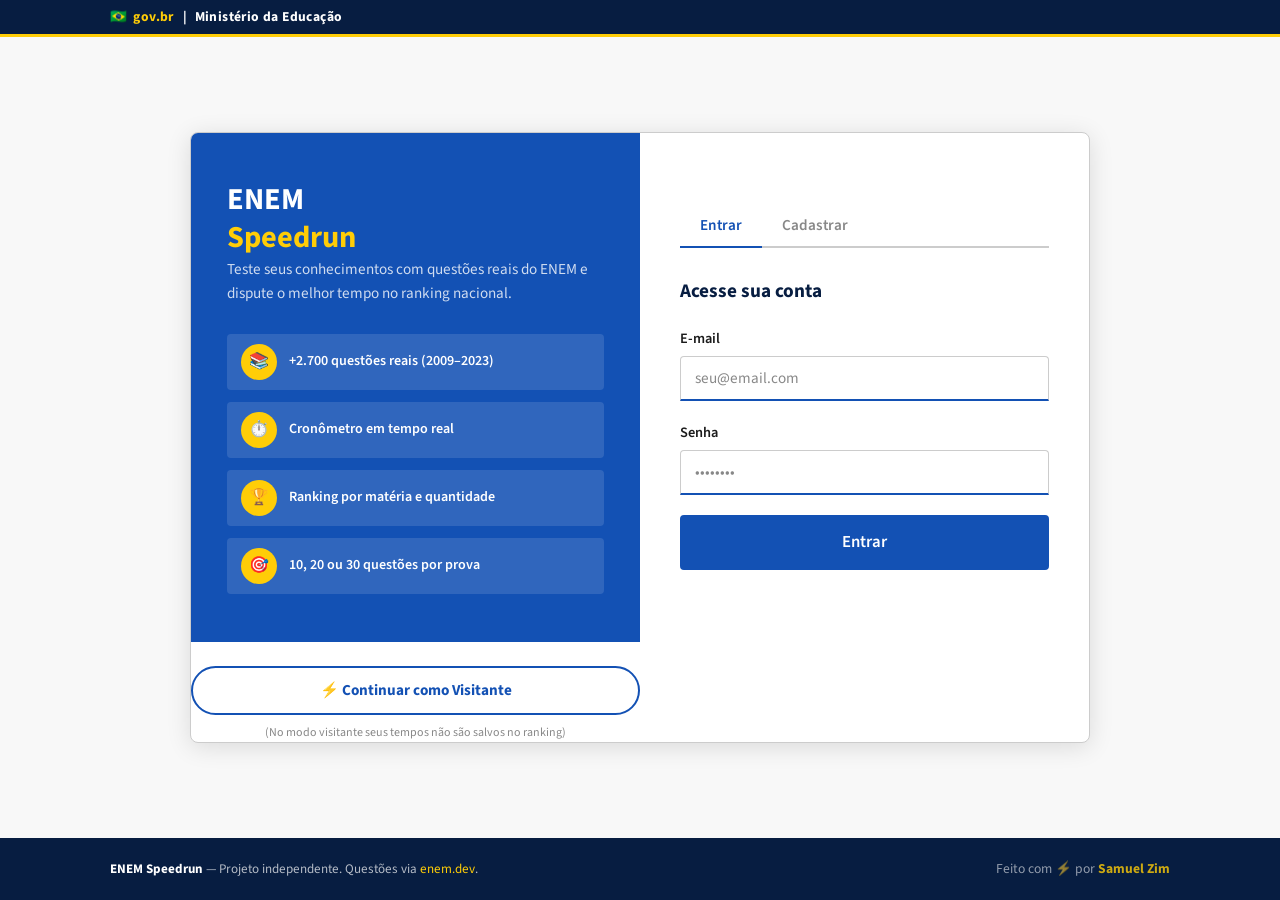
<file: index.html>
<!DOCTYPE html>
<html lang="pt-BR">
<head>
  <meta charset="UTF-8" />
  <meta name="viewport" content="width=device-width, initial-scale=1.0" />
  <title>ENEM Speedrun — Entrar</title>
  <link rel="stylesheet" href="assets/css/style.css" />
  <style>
    body { display: flex; flex-direction: column; min-height: 100vh; background: var(--cinza-bg); }

    .auth-wrap {
      flex: 1;
      display: flex;
      align-items: center;
      justify-content: center;
      padding: 40px 20px;
    }

    .auth-container {
      display: grid;
      grid-template-columns: 1fr 1fr;
      max-width: 900px;
      width: 100%;
      background: var(--branco);
      border-radius: var(--radius-lg);
      box-shadow: 0 4px 24px rgba(0,0,0,0.12);
      overflow: hidden;
      border: 1px solid var(--cinza-borda);
    }

    .auth-hero {
      background: var(--azul-primario);
      padding: 48px 36px;
      display: flex;
      flex-direction: column;
      justify-content: center;
      gap: 28px;
    }

    .auth-hero h1 {
      font-size: 1.9rem;
      font-weight: 700;
      color: var(--branco);
      line-height: 1.25;
    }

    .auth-hero h1 span { color: var(--amarelo); display: block; }

    .auth-hero p {
      color: rgba(255,255,255,0.8);
      font-size: 0.95rem;
      line-height: 1.6;
    }

    .auth-stats {
      display: flex;
      flex-direction: column;
      gap: 12px;
    }

    .auth-stat {
      display: flex;
      align-items: center;
      gap: 12px;
      background: rgba(255,255,255,0.12);
      padding: 10px 14px;
      border-radius: var(--radius);
    }

    .auth-stat-icon {
      width: 36px;
      height: 36px;
      background: var(--amarelo);
      border-radius: 50%;
      display: flex;
      align-items: center;
      justify-content: center;
      flex-shrink: 0;
      font-size: 1rem;
    }

    .auth-stat-text {
      color: var(--branco);
      font-size: 0.88rem;
      font-weight: 600;
    }

    .auth-form-panel {
      padding: 48px 40px;
      display: flex;
      flex-direction: column;
      justify-content: center;
    }

    .auth-tabs {
      display: flex;
      gap: 0;
      margin-bottom: 28px;
      border-bottom: 2px solid var(--cinza-borda);
    }

    .auth-tab {
      padding: 10px 20px;
      font-size: 0.95rem;
      font-weight: 600;
      color: var(--cinza-medio);
      cursor: pointer;
      border: none;
      background: none;
      font-family: var(--font);
      position: relative;
      transition: color var(--transition);
    }

    .auth-tab.active {
      color: var(--azul-primario);
    }

    .auth-tab.active::after {
      content: '';
      position: absolute;
      bottom: -2px;
      left: 0; right: 0;
      height: 2px;
      background: var(--azul-primario);
    }

    .auth-panel { display: none; }
    .auth-panel.active { display: block; animation: fadeIn 0.3s ease; }

    .auth-panel h2 {
      font-size: 1.2rem;
      font-weight: 700;
      color: var(--azul-escuro);
      margin-bottom: 20px;
    }

    @media (max-width: 700px) {
      .auth-container { grid-template-columns: 1fr; }
      .auth-hero { display: none; }
      .auth-form-panel { padding: 32px 24px; }
    }
  </style>
</head>
<body>

<!-- Barra do Governo Federal -->
<div class="gov-bar">
  <div class="container">
    <div class="gov-logo">
      🇧🇷 <span>gov.br</span> &nbsp;|&nbsp; Ministério da Educação
    </div>
  </div>
</div>

<div class="auth-wrap">
  <div class="auth-container">

    <!-- Hero lateral -->
    <div class="auth-hero">
      <div>
        <h1>ENEM<span>Speedrun</span></h1>
        <p>Teste seus conhecimentos com questões reais do ENEM e dispute o melhor tempo no ranking nacional.</p>
      </div>
      <div class="auth-stats">
        <div class="auth-stat">
          <div class="auth-stat-icon">📚</div>
          <div class="auth-stat-text">+2.700 questões reais (2009–2023)</div>
        </div>
        <div class="auth-stat">
          <div class="auth-stat-icon">⏱️</div>
          <div class="auth-stat-text">Cronômetro em tempo real</div>
        </div>
        <div class="auth-stat">
          <div class="auth-stat-icon">🏆</div>
          <div class="auth-stat-text">Ranking por matéria e quantidade</div>
        </div>
        <div class="auth-stat">
          <div class="auth-stat-icon">🎯</div>
          <div class="auth-stat-text">10, 20 ou 30 questões por prova</div>
        </div>
      </div>
    </div>

    <!-- Formulário -->
    <div class="auth-form-panel">
      <div class="auth-tabs">
        <button class="auth-tab active" onclick="showTab('login')">Entrar</button>
        <button class="auth-tab" onclick="showTab('register')">Cadastrar</button>
      </div>

      <!-- Login -->
      <div id="panel-login" class="auth-panel active">
        <h2>Acesse sua conta</h2>
        <div id="login-alert"></div>
        <div class="form-group">
          <label for="login-email">E-mail</label>
          <input type="email" id="login-email" placeholder="seu@email.com" autocomplete="email" />
        </div>
        <div class="form-group">
          <label for="login-password">Senha</label>
          <input type="password" id="login-password" placeholder="••••••••" autocomplete="current-password" />
        </div>
        <button class="btn btn-primary btn-full btn-lg" id="btn-login" onclick="handleLogin()">
          Entrar
        </button>
      </div>

      <!-- Cadastro -->
      <div id="panel-register" class="auth-panel">
        <h2>Criar nova conta</h2>
        <div id="register-alert"></div>
        <div class="form-group">
          <label for="reg-nome">Nome completo</label>
          <input type="text" id="reg-nome" placeholder="Seu nome" autocomplete="name" />
        </div>
        <div class="form-group">
          <label for="reg-email">E-mail</label>
          <input type="email" id="reg-email" placeholder="seu@email.com" autocomplete="email" />
        </div>
        <div class="form-group">
          <label for="reg-password">Senha (mín. 6 caracteres)</label>
          <input type="password" id="reg-password" placeholder="••••••••" autocomplete="new-password" />
        </div>
        <button class="btn btn-primary btn-full btn-lg" id="btn-register" onclick="handleRegister()">
          Criar conta
        </button>
      </div>
    </div>

    <!-- Modo Visitante -->
    <div style="text-align:center; margin-top: 24px;">
      <button class="btn btn-outline" onclick="continueAsGuest()" style="padding: 12px 24px; font-weight: 700; border-radius: 30px; width: 100%;">
        ⚡ Continuar como Visitante
      </button>
      <p style="font-size: 0.75rem; color: var(--cinza-medio); margin-top: 8px;">
        (No modo visitante seus tempos não são salvos no ranking)
      </p>
    </div>
  </div>
</div>

<footer>
  <div class="container" style="display: flex; justify-content: space-between; align-items: center; flex-wrap: wrap; gap: 10px;">
    <div><strong>ENEM Speedrun</strong> — Projeto independente. Questões via <a href="https://enem.dev" target="_blank" style="color:#FFCD07">enem.dev</a>.</div>
    <div style="font-size: 0.85rem; opacity: 0.8;">Feito com ⚡ por <a href="https://github.com/SamuelzimMVP" target="_blank" style="color:#FFCD07; font-weight: 700; text-decoration: none;">Samuel Zim</a></div>
  </div>
</footer>

<script src="assets/js/config.js"></script>
<script>
  // Redireciona se já logado
  if (isLoggedIn()) window.location.href = 'home.html';

  function showTab(tab) {
    document.querySelectorAll('.auth-tab').forEach((t, i) => {
      t.classList.toggle('active', (i === 0 && tab === 'login') || (i === 1 && tab === 'register'));
    });
    document.getElementById('panel-login').classList.toggle('active', tab === 'login');
    document.getElementById('panel-register').classList.toggle('active', tab === 'register');
  }

  function showAlert(id, msg, type = 'error') {
    document.getElementById(id).innerHTML = `<div class="alert alert-${type}">${msg}</div>`;
  }

  function setLoading(btnId, loading) {
    const btn = document.getElementById(btnId);
    if (btn) {
      btn.disabled = loading;
      btn.innerHTML = loading
        ? '<span class="spinner"></span> Aguarde...'
        : (btnId === 'btn-login' ? 'Entrar' : 'Criar conta');
    }
  }

  function continueAsGuest() {
    localStorage.removeItem('token');
    localStorage.removeItem('user');
    localStorage.setItem('isGuest', 'true');
    window.location.href = 'home.html';
  }

  async function handleLogin() {
    const email = document.getElementById('login-email').value.trim();
    const password = document.getElementById('login-password').value;
    document.getElementById('login-alert').innerHTML = '';

    if (!email || !password) return showAlert('login-alert', 'Preencha todos os campos.');

    setLoading('btn-login', true);
    try {
      const data = await apiRequest('/api/auth/login', {
        method: 'POST',
        body: JSON.stringify({ email, password }),
      });
      localStorage.setItem('token', data.token);
      if (data.refreshToken) localStorage.setItem('refreshToken', data.refreshToken);
      localStorage.setItem('user', JSON.stringify(data.user));
      window.location.href = 'home.html';
    } catch (err) {
      showAlert('login-alert', err.message);
      setLoading('btn-login', false);
    }
  }

  async function handleRegister() {
    const nome = document.getElementById('reg-nome').value.trim();
    const email = document.getElementById('reg-email').value.trim();
    const password = document.getElementById('reg-password').value;
    document.getElementById('register-alert').innerHTML = '';

    if (!nome || !email || !password) return showAlert('register-alert', 'Preencha todos os campos.');
    if (password.length < 6) return showAlert('register-alert', 'A senha deve ter pelo menos 6 caracteres.');

    setLoading('btn-register', true);
    try {
      await apiRequest('/api/auth/register', {
        method: 'POST',
        body: JSON.stringify({ nome, email, password }),
      });
      showAlert('register-alert', 'Conta criada! Faça login para continuar.', 'success');
      setTimeout(() => showTab('login'), 1500);
    } catch (err) {
      showAlert('register-alert', err.message);
    } finally {
      setLoading('btn-register', false);
    }
  }

  // Enter para submeter
  document.addEventListener('keydown', e => {
    if (e.key !== 'Enter') return;
    const active = document.querySelector('.auth-panel.active').id;
    if (active === 'panel-login') handleLogin();
    else handleRegister();
  });
</script>
</body>
</html>
</file>
<file: assets/css/style.css>
/* ================================================================
   ENEM SPEEDRUN — Design System gov.br / MEC
   ================================================================ */

@import url('https://fonts.googleapis.com/css2?family=Source+Sans+3:wght@300;400;600;700&display=swap');

/* ─── Variáveis ──────────────────────────────────────────────────────── */
:root {
  --azul-primario:   #1351B4;
  --azul-escuro:     #071D41;
  --azul-claro:      #2670E8;
  --azul-hover:      #0C3577;
  --verde:           #168821;
  --verde-claro:     #E3F5E1;
  --amarelo:         #FFCD07;
  --cinza-bg:        #F8F8F8;
  --cinza-borda:     #CCCCCC;
  --cinza-medio:     #888888;
  --texto-escuro:    #1B1B1B;
  --texto-medio:     #4A4A4A;
  --branco:          #FFFFFF;
  --erro:            #C41E3A;
  --sucesso:         #168821;
  --sombra-card:     0 2px 8px rgba(0,0,0,0.12);
  --sombra-card-hover: 0 6px 20px rgba(19,81,180,0.18);
  --radius:          4px;
  --radius-lg:       8px;
  --transition:      0.2s ease;
  --font:            'Source Sans 3', 'Segoe UI', sans-serif;
}

/* ─── Reset & Base ───────────────────────────────────────────────────── */
*, *::before, *::after { box-sizing: border-box; margin: 0; padding: 0; }

html { font-size: 16px; scroll-behavior: smooth; }

body {
  font-family: var(--font);
  background: var(--cinza-bg);
  color: var(--texto-escuro);
  line-height: 1.6;
  min-height: 100vh;
  display: flex;
  flex-direction: column;
}

img { max-width: 100%; height: auto; display: block; }
a { color: var(--azul-primario); text-decoration: none; }
a:hover { text-decoration: underline; }

/* ─── Barra do Governo Federal (topo) ───────────────────────────────── */
.gov-bar {
  background: var(--azul-escuro);
  color: var(--branco);
  font-size: 0.75rem;
  padding: 6px 0;
  border-bottom: 3px solid var(--amarelo);
}

.gov-bar .container {
  display: flex;
  align-items: center;
  gap: 10px;
}

.gov-bar .gov-logo {
  font-weight: 700;
  font-size: 0.85rem;
  letter-spacing: 0.03em;
  color: var(--branco);
  display: flex;
  align-items: center;
  gap: 6px;
}

.gov-bar .gov-logo span {
  color: var(--amarelo);
}

.gov-bar .gov-separator {
  color: var(--cinza-medio);
  font-size: 0.7rem;
}

/* ─── Header principal ───────────────────────────────────────────────── */
.site-header {
  background: var(--azul-primario);
  padding: 0;
  box-shadow: 0 2px 8px rgba(0,0,0,0.2);
}

.site-header .header-inner {
  display: flex;
  align-items: center;
  justify-content: space-between;
  padding: 14px 0;
  gap: 20px;
}

.site-header .brand {
  display: flex;
  align-items: center;
  gap: 14px;
  color: var(--branco);
  text-decoration: none;
}

.site-header .brand-icon {
  width: 48px;
  height: 48px;
  background: var(--branco);
  border-radius: 50%;
  display: flex;
  align-items: center;
  justify-content: center;
  flex-shrink: 0;
}

.site-header .brand-icon svg {
  width: 28px;
  height: 28px;
  fill: var(--azul-primario);
}

.site-header .brand-text {
  display: flex;
  flex-direction: column;
}

.site-header .brand-title {
  font-size: 1.2rem;
  font-weight: 700;
  line-height: 1.2;
  color: var(--branco);
}

.site-header .brand-subtitle {
  font-size: 0.75rem;
  color: rgba(255,255,255,0.75);
  font-weight: 400;
}

.site-header nav {
  display: flex;
  align-items: center;
  gap: 4px;
}

.site-header nav a {
  color: rgba(255,255,255,0.85);
  font-size: 0.9rem;
  padding: 8px 14px;
  border-radius: var(--radius);
  transition: background var(--transition), color var(--transition);
  text-decoration: none;
}

.site-header nav a:hover,
.site-header nav a.active {
  background: rgba(255,255,255,0.15);
  color: var(--branco);
  text-decoration: none;
}

.site-header .btn-logout {
  background: rgba(255,255,255,0.15);
  color: var(--branco);
  border: 1px solid rgba(255,255,255,0.3);
  padding: 6px 14px;
  border-radius: var(--radius);
  font-size: 0.85rem;
  cursor: pointer;
  transition: background var(--transition);
  font-family: var(--font);
}

.site-header .btn-logout:hover {
  background: rgba(255,255,255,0.25);
}

/* ─── Container ──────────────────────────────────────────────────────── */
.container {
  width: 100%;
  max-width: 1100px;
  margin: 0 auto;
  padding: 0 20px;
}

/* ─── Main content ───────────────────────────────────────────────────── */
main {
  flex: 1;
  padding: 32px 0 48px;
}

/* ─── Page title ─────────────────────────────────────────────────────── */
.page-title {
  font-size: 1.6rem;
  font-weight: 700;
  color: var(--azul-escuro);
  margin-bottom: 8px;
}

.page-subtitle {
  font-size: 1rem;
  color: var(--texto-medio);
  margin-bottom: 28px;
}

/* ─── Botões ─────────────────────────────────────────────────────────── */
.btn {
  display: inline-flex;
  align-items: center;
  justify-content: center;
  gap: 8px;
  padding: 11px 24px;
  border-radius: var(--radius);
  font-family: var(--font);
  font-size: 0.95rem;
  font-weight: 600;
  cursor: pointer;
  transition: all var(--transition);
  border: 2px solid transparent;
  line-height: 1.4;
  text-decoration: none;
}

.btn-primary {
  background: var(--azul-primario);
  color: var(--branco);
  border-color: var(--azul-primario);
}
.btn-primary:hover {
  background: var(--azul-hover);
  border-color: var(--azul-hover);
  color: var(--branco);
  text-decoration: none;
}

.btn-outline {
  background: transparent;
  color: var(--azul-primario);
  border-color: var(--azul-primario);
}
.btn-outline:hover {
  background: var(--azul-primario);
  color: var(--branco);
  text-decoration: none;
}

.btn-green {
  background: var(--verde);
  color: var(--branco);
  border-color: var(--verde);
}
.btn-green:hover {
  background: #0f6418;
  text-decoration: none;
}

.btn:disabled {
  opacity: 0.5;
  cursor: not-allowed;
}

.btn-lg {
  padding: 14px 32px;
  font-size: 1.05rem;
}

.btn-full { width: 100%; }

/* ─── Cards ──────────────────────────────────────────────────────────── */
.card {
  background: var(--branco);
  border: 1px solid var(--cinza-borda);
  border-radius: var(--radius-lg);
  padding: 24px;
  box-shadow: var(--sombra-card);
}

/* ─── Inputs e Forms ─────────────────────────────────────────────────── */
.form-group {
  margin-bottom: 20px;
}

.form-group label {
  display: block;
  font-size: 0.9rem;
  font-weight: 600;
  color: var(--texto-escuro);
  margin-bottom: 6px;
}

.form-group input {
  width: 100%;
  padding: 10px 14px;
  border: 1px solid var(--cinza-borda);
  border-bottom: 2px solid var(--azul-primario);
  border-radius: var(--radius) var(--radius) 0 0;
  font-family: var(--font);
  font-size: 0.95rem;
  color: var(--texto-escuro);
  background: var(--branco);
  transition: border-color var(--transition), box-shadow var(--transition);
  outline: none;
}

.form-group input:focus {
  border-color: var(--azul-claro);
  box-shadow: 0 2px 0 var(--azul-claro);
}

.form-group input::placeholder {
  color: var(--cinza-medio);
}

/* ─── Alertas ────────────────────────────────────────────────────────── */
.alert {
  padding: 12px 16px;
  border-radius: var(--radius);
  font-size: 0.9rem;
  margin-bottom: 16px;
  border-left: 4px solid;
}

.alert-error {
  background: #FFF0F0;
  color: var(--erro);
  border-color: var(--erro);
}

.alert-success {
  background: var(--verde-claro);
  color: var(--sucesso);
  border-color: var(--sucesso);
}

.alert-info {
  background: #E8F0FF;
  color: var(--azul-primario);
  border-color: var(--azul-primario);
}

/* ─── Loading spinner ────────────────────────────────────────────────── */
.spinner {
  display: inline-block;
  width: 20px;
  height: 20px;
  border: 3px solid rgba(255,255,255,0.4);
  border-top-color: var(--branco);
  border-radius: 50%;
  animation: spin 0.8s linear infinite;
}

.spinner-blue {
  border-color: rgba(19,81,180,0.2);
  border-top-color: var(--azul-primario);
}

@keyframes spin { to { transform: rotate(360deg); } }

.loading-overlay {
  position: fixed;
  inset: 0;
  background: rgba(255,255,255,0.85);
  display: flex;
  flex-direction: column;
  align-items: center;
  justify-content: center;
  gap: 16px;
  z-index: 1000;
}

.loading-overlay p {
  color: var(--azul-primario);
  font-weight: 600;
  font-size: 1rem;
}

/* ─── Badge de posição ───────────────────────────────────────────────── */
.badge {
  display: inline-flex;
  align-items: center;
  justify-content: center;
  padding: 2px 10px;
  border-radius: 20px;
  font-size: 0.78rem;
  font-weight: 700;
}

.badge-blue { background: #E8F0FF; color: var(--azul-primario); }
.badge-green { background: var(--verde-claro); color: var(--verde); }
.badge-gold { background: #FFF9E6; color: #B8860B; }

/* ─── Breadcrumb ─────────────────────────────────────────────────────── */
.breadcrumb {
  display: flex;
  align-items: center;
  gap: 6px;
  font-size: 0.82rem;
  color: var(--cinza-medio);
  margin-bottom: 20px;
}

.breadcrumb a {
  color: var(--azul-primario);
}

.breadcrumb span { color: var(--cinza-medio); }

/* ─── Footer ─────────────────────────────────────────────────────────── */
footer {
  background: var(--azul-escuro);
  color: rgba(255,255,255,0.7);
  padding: 20px 0;
  font-size: 0.82rem;
  text-align: center;
  margin-top: auto;
}

footer strong { color: var(--branco); }

/* ─── Responsividade ─────────────────────────────────────────────────── */
@media (max-width: 768px) {
  .site-header .header-inner { flex-wrap: wrap; }
  .site-header nav { display: none; }
  .page-title { font-size: 1.3rem; }
  main { padding: 20px 0 32px; }
}

/* ─── Animações de entrada ───────────────────────────────────────────── */
@keyframes fadeIn {
  from { opacity: 0; transform: translateY(10px); }
  to   { opacity: 1; transform: translateY(0); }
}

.fade-in { animation: fadeIn 0.35s ease forwards; }

/*  Achievement Toast (Steam-style)  */
#achievement-container {
  position: fixed;
  bottom: 24px;
  right: 24px;
  z-index: 9999;
  display: flex;
  flex-direction: column;
  gap: 12px;
  pointer-events: none;
}

.achievement-toast {
  background: linear-gradient(135deg, #1a1a2e 0%, #16213e 100%);
  border: 1px solid rgba(255, 205, 7, 0.4);
  border-left: 4px solid #FFCD07;
  border-radius: 10px;
  padding: 14px 18px;
  width: 320px;
  box-shadow: 0 8px 32px rgba(0,0,0,0.6);
  transform: translateX(360px);
  opacity: 0;
  transition: transform 0.5s cubic-bezier(0.34, 1.56, 0.64, 1), opacity 0.5s ease;
  pointer-events: auto;
  cursor: pointer;
}

.achievement-toast.show {
  transform: translateX(0);
  opacity: 1;
}

.ach-header {
  font-size: 0.7rem;
  font-weight: 700;
  color: #FFCD07;
  text-transform: uppercase;
  letter-spacing: 0.12em;
  margin-bottom: 10px;
  opacity: 0.9;
}

.ach-body {
  display: flex;
  align-items: center;
  gap: 14px;
}

.ach-icon {
  font-size: 2.4rem;
  line-height: 1;
  flex-shrink: 0;
  filter: drop-shadow(0 0 8px rgba(255,205,7,0.5));
}

.ach-info {}

.ach-title {
  font-size: 1rem;
  font-weight: 700;
  color: #ffffff;
  margin-bottom: 3px;
}

.ach-desc {
  font-size: 0.78rem;
  color: rgba(255,255,255,0.6);
  line-height: 1.4;
}

/* ─── Imagens no Quiz ───────────────────────────────────────────────── */
.question-main-img {
  max-width: 100%;
  height: auto;
  border-radius: var(--radius-lg);
  margin: 16px auto;
  display: block;
  box-shadow: 0 4px 12px rgba(0,0,0,0.08);
  border: 1px solid var(--cinza-borda);
  background: var(--branco);
}

.question-inline-img {
  max-width: 100%;
  height: auto;
  display: block;
  margin: 12px 0;
  border-radius: var(--radius);
}

.question-context img, 
.question-text img {
  max-width: 100%;
  height: auto;
}
</file>
